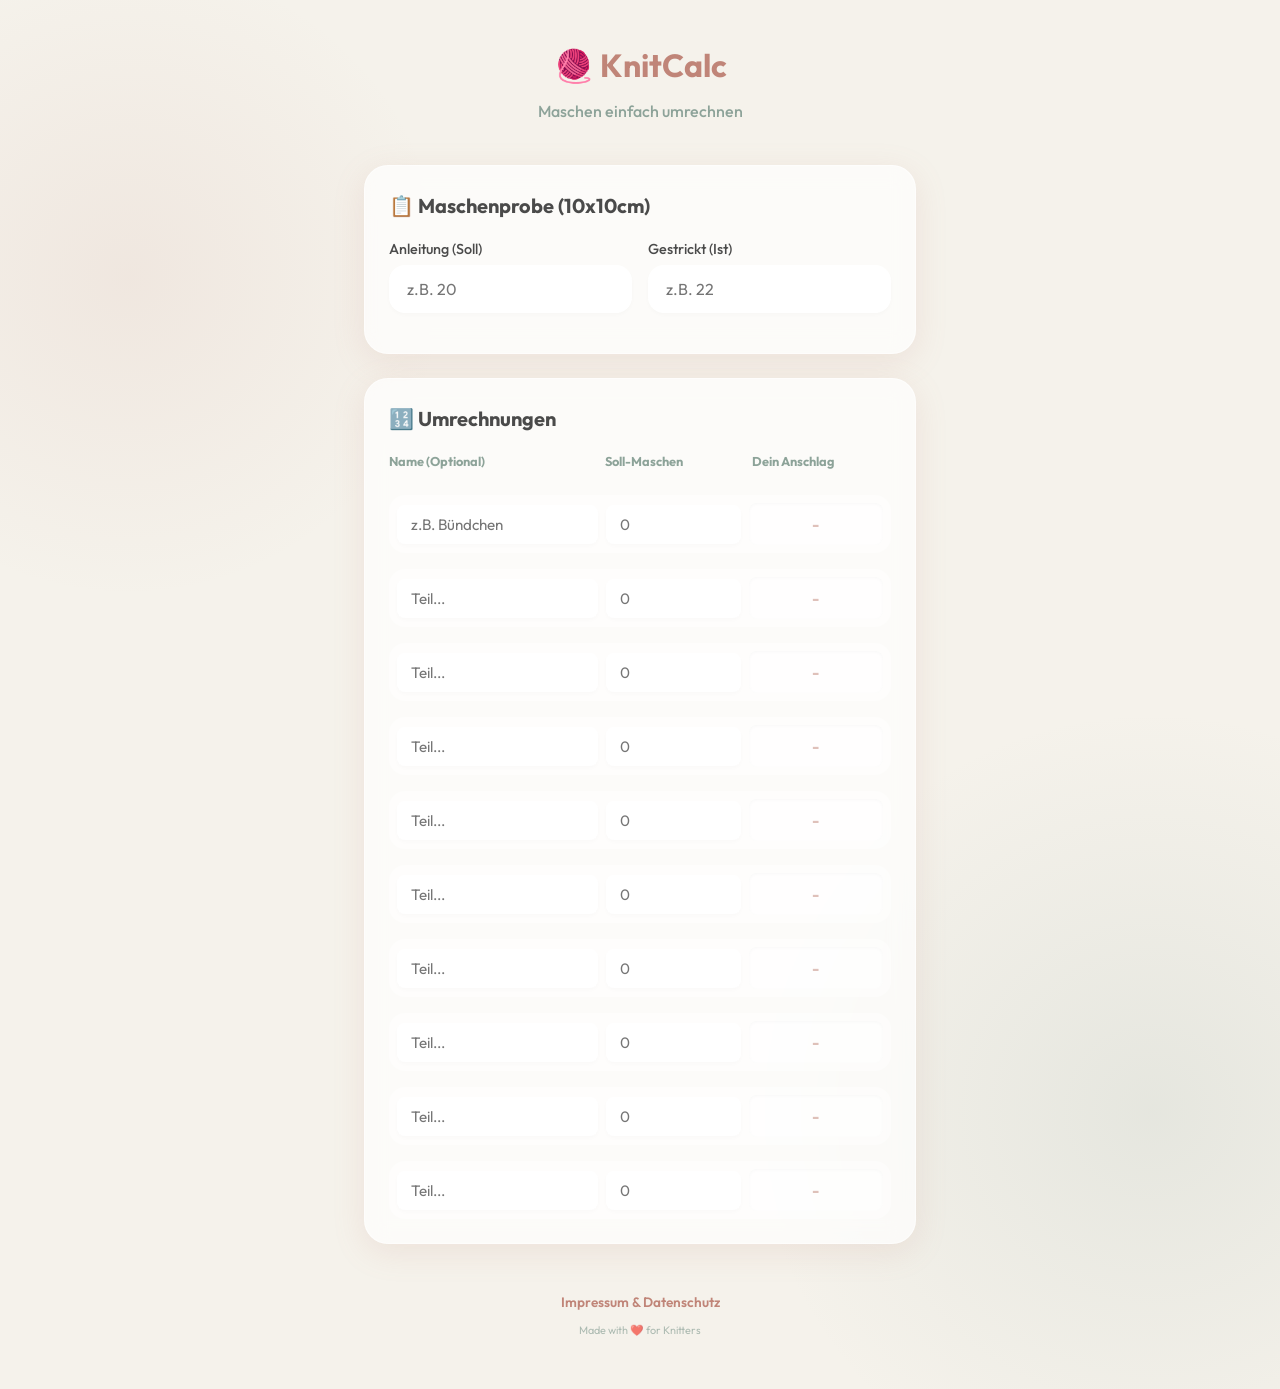
<file: index.html>
<!DOCTYPE html>
<html lang="de">

<head>
    <meta charset="UTF-8">
    <meta name="viewport" content="width=device-width, initial-scale=1.0">
    <title>KnitCalc - Maschenrechner</title>
    <meta name="description" content="Einfacher Maschenproben-Umrechner für Strickerinnen und Stricker.">
    <link rel="preconnect" href="https://fonts.googleapis.com">
    <link rel="preconnect" href="https://fonts.gstatic.com" crossorigin>
    <link href="https://fonts.googleapis.com/css2?family=Outfit:wght@400;500;700&display=swap" rel="stylesheet">
    <link rel="stylesheet" href="styles.css">
    <link rel="icon" href="https://fav.farm/🧶">
    <link rel="apple-touch-icon" href="apple-touch-icon.png">
</head>

<body>
    <div class="container">
        <header>
            <h1>🧶 KnitCalc</h1>
            <p class="subtitle">Maschen einfach umrechnen</p>
        </header>

        <main>
            <!-- Gauge Settings -->
            <section class="card">
                <h2>📋 Maschenprobe (10x10cm)</h2>
                <div class="gauge-grid">
                    <div class="input-group">
                        <label for="soll">Anleitung (Soll)</label>
                        <input type="number" id="soll" placeholder="z.B. 20" min="1" step="1">
                    </div>
                    <div class="input-group">
                        <label for="ist">Gestrickt (Ist)</label>
                        <input type="number" id="ist" placeholder="z.B. 22" min="1" step="1">
                    </div>
                </div>
            </section>

            <!-- Conversion Calculator -->
            <section class="card">
                <h2>🔢 Umrechnungen</h2>
                <div class="conversion-list" id="conversionList">
                    <!-- Javascript will generate rows here, but we will hardcode the structure for robustness/SEO access if JS fails (though this is an app)
                         Actually, let's hardcode the inputs for simplicity and instant loading -->

                    <div class="conversion-row-header"
                        style="display: grid; grid-template-columns: 1.5fr 1fr 1fr; gap: 8px; margin-bottom: 8px; font-size: 0.8rem; font-weight: bold; color: var(--color-secondary);">
                        <span>Name (Optional)</span>
                        <span>Soll-Maschen</span>
                        <span>Dein Anschlag</span>
                    </div>

                    <!-- 10 Rows -->
                    <!-- Row 1 -->
                    <div class="conversion-row">
                        <input type="text" placeholder="z.B. Bündchen" class="label-input">
                        <input type="number" placeholder="0" class="source-input" min="0">
                        <div class="result-display">-</div>
                    </div>
                    <!-- Row 2 -->
                    <div class="conversion-row">
                        <input type="text" placeholder="Teil..." class="label-input">
                        <input type="number" placeholder="0" class="source-input" min="0" step="1">
                        <div class="result-display">-</div>
                    </div>
                    <!-- Row 3 -->
                    <div class="conversion-row">
                        <input type="text" placeholder="Teil..." class="label-input">
                        <input type="number" placeholder="0" class="source-input" min="0" step="1">
                        <div class="result-display">-</div>
                    </div>
                    <!-- Row 4 -->
                    <div class="conversion-row">
                        <input type="text" placeholder="Teil..." class="label-input">
                        <input type="number" placeholder="0" class="source-input" min="0" step="1">
                        <div class="result-display">-</div>
                    </div>
                    <!-- Row 5 -->
                    <div class="conversion-row">
                        <input type="text" placeholder="Teil..." class="label-input">
                        <input type="number" placeholder="0" class="source-input" min="0" step="1">
                        <div class="result-display">-</div>
                    </div>
                    <!-- Row 6 -->
                    <div class="conversion-row">
                        <input type="text" placeholder="Teil..." class="label-input">
                        <input type="number" placeholder="0" class="source-input" min="0" step="1">
                        <div class="result-display">-</div>
                    </div>
                    <!-- Row 7 -->
                    <div class="conversion-row">
                        <input type="text" placeholder="Teil..." class="label-input">
                        <input type="number" placeholder="0" class="source-input" min="0" step="1">
                        <div class="result-display">-</div>
                    </div>
                    <!-- Row 8 -->
                    <div class="conversion-row">
                        <input type="text" placeholder="Teil..." class="label-input">
                        <input type="number" placeholder="0" class="source-input" min="0" step="1">
                        <div class="result-display">-</div>
                    </div>
                    <!-- Row 9 -->
                    <div class="conversion-row">
                        <input type="text" placeholder="Teil..." class="label-input">
                        <input type="number" placeholder="0" class="source-input" min="0" step="1">
                        <div class="result-display">-</div>
                    </div>
                    <!-- Row 10 -->
                    <div class="conversion-row">
                        <input type="text" placeholder="Teil..." class="label-input">
                        <input type="number" placeholder="0" class="source-input" min="0" step="1">
                        <div class="result-display">-</div>
                    </div>
                </div>
            </section>
        </main>

        <footer>
            <a href="impressum.html">Impressum & Datenschutz</a>
            <br>
            <span style="opacity: 0.7; font-size: 0.8em; margin-top: 8px; display: inline-block;">Made with ❤️ for
                Knitters</span>
        </footer>
    </div>
    <script src="app.js"></script>
</body>

</html>
</file>
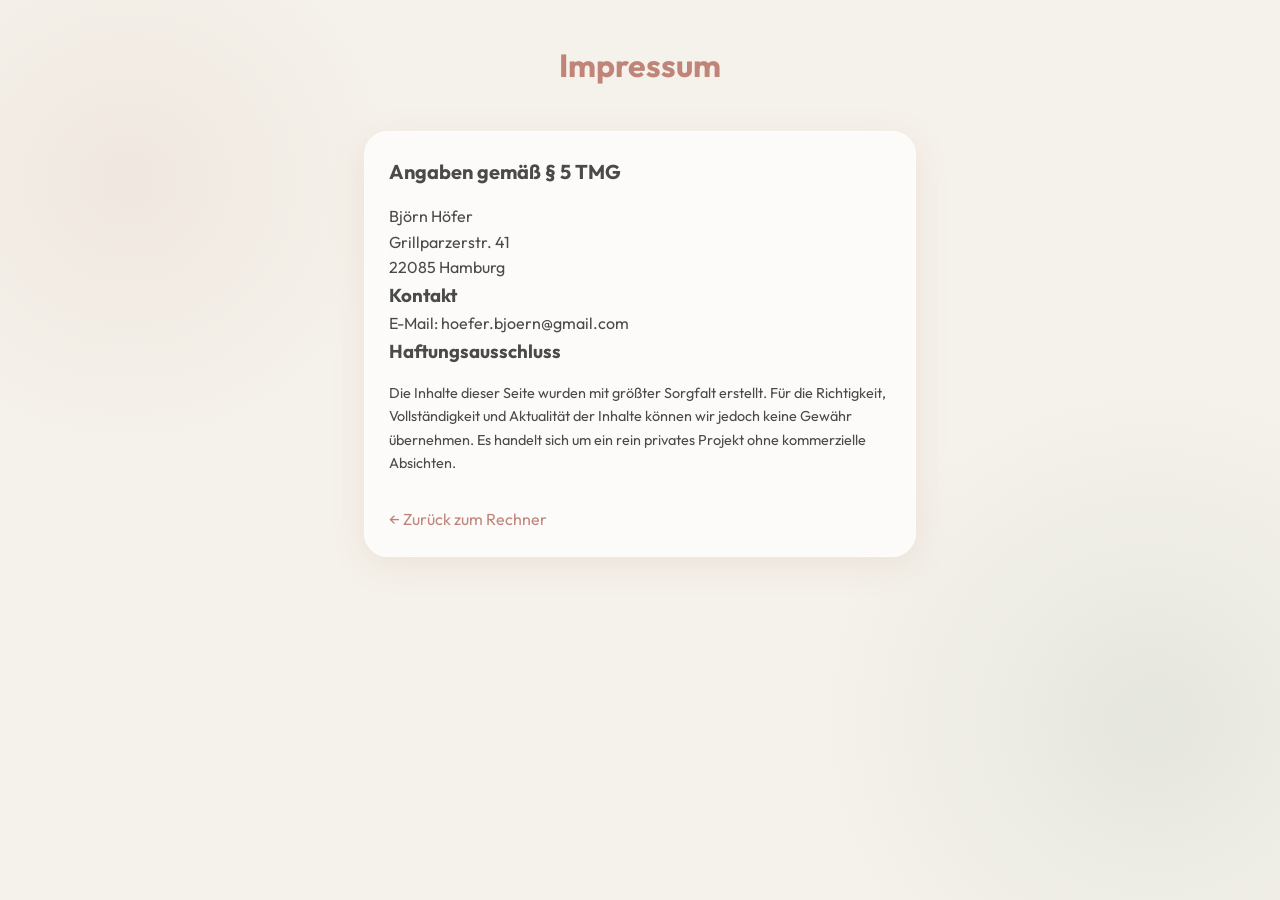
<file: impressum.html>
<!DOCTYPE html>
<html lang="de">

<head>
    <meta charset="UTF-8">
    <meta name="viewport" content="width=device-width, initial-scale=1.0">
    <title>Impressum - KnitCalc</title>
    <link href="https://fonts.googleapis.com/css2?family=Outfit:wght@400;700&display=swap" rel="stylesheet">
    <link rel="stylesheet" href="styles.css">
</head>

<body>
    <div class="container">
        <header>
            <h1>Impressum</h1>
        </header>

        <main class="card">
            <h2>Angaben gemäß § 5 TMG</h2>
            <p>
                Björn Höfer<br>
                Grillparzerstr. 41<br>
                22085 Hamburg
            </p>

            <h3>Kontakt</h3>
            <p>
                E-Mail: hoefer.bjoern@gmail.com<br>
            </p>

            <h3>Haftungsausschluss</h3>
            <p style="font-size: 0.9em; margin-top: 1rem;">
                Die Inhalte dieser Seite wurden mit größter Sorgfalt erstellt.
                Für die Richtigkeit, Vollständigkeit und Aktualität der Inhalte können wir jedoch keine Gewähr
                übernehmen.
                Es handelt sich um ein rein privates Projekt ohne kommerzielle Absichten.
            </p>

            <div style="margin-top: 2rem;">
                <a href="index.html" class="button" style="color: var(--color-primary); text-decoration: none;">← Zurück
                    zum Rechner</a>
            </div>
        </main>
    </div>
</body>

</html>
</file>
<file: styles.css>
:root {
    /* Color Palette - Warm & Cozy */
    --color-bg: #f5f2eb;
    /* Warm wool white */
    --color-text: #4a4a4a;
    /* Soft charcoal */
    --color-primary: #c08578;
    /* Terracotta/Rose */
    --color-primary-dark: #a66e62;
    --color-secondary: #8da399;
    /* Sage green */
    --color-accent: #d4b483;
    /* Warm gold/beige */
    --color-white: #ffffff;
    --glass-bg: rgba(255, 255, 255, 0.7);
    --glass-border: rgba(255, 255, 255, 0.5);
    --shadow-soft: 0 8px 32px rgba(192, 133, 120, 0.15);

    /* Spacing & Radius */
    --radius-lg: 24px;
    --radius-md: 16px;
    --radius-sm: 8px;
    --spacing-xs: 0.5rem;
    --spacing-sm: 1rem;
    --spacing-md: 1.5rem;
    --spacing-lg: 2.5rem;
}

* {
    box-sizing: border-box;
    margin: 0;
    padding: 0;
    -webkit-tap-highlight-color: transparent;
}

body {
    font-family: 'Outfit', -apple-system, BlinkMacSystemFont, "Segoe UI", Roboto, sans-serif;
    background-color: var(--color-bg);
    background-image:
        radial-gradient(circle at 10% 20%, rgba(192, 133, 120, 0.1) 0%, transparent 20%),
        radial-gradient(circle at 90% 80%, rgba(141, 163, 153, 0.15) 0%, transparent 25%);
    color: var(--color-text);
    line-height: 1.6;
    min-height: 100vh;
    display: flex;
    flex-direction: column;
}

.container {
    max-width: 600px;
    margin: 0 auto;
    padding: var(--spacing-md);
    width: 100%;
    flex: 1;
}

/* Header */
header {
    text-align: center;
    margin-bottom: var(--spacing-lg);
    padding-top: var(--spacing-sm);
}

h1 {
    font-weight: 700;
    font-size: 2rem;
    color: var(--color-primary);
    margin-bottom: 0.5rem;
}

.subtitle {
    color: var(--color-secondary);
    font-weight: 500;
}

/* Glass Cards */
.card {
    background: var(--glass-bg);
    backdrop-filter: blur(12px);
    -webkit-backdrop-filter: blur(12px);
    border: 1px solid var(--glass-border);
    border-radius: var(--radius-lg);
    padding: var(--spacing-md);
    margin-bottom: var(--spacing-md);
    box-shadow: var(--shadow-soft);
    transition: transform 0.3s ease;
}

.card:hover {
    /* Desktop hover effect */
    transform: translateY(-2px);
}

h2 {
    font-size: 1.25rem;
    color: var(--color-text);
    margin-bottom: var(--spacing-sm);
    display: flex;
    align-items: center;
    gap: 0.5rem;
}

/* Form Elements */
.input-group {
    margin-bottom: var(--spacing-sm);
}

label {
    display: block;
    font-size: 0.9rem;
    font-weight: 500;
    margin-bottom: 0.25rem;
    color: var(--color-text);
}

input[type="number"],
input[type="text"] {
    width: 100%;
    padding: 12px 16px;
    border: 2px solid transparent;
    background: var(--color-white);
    border-radius: var(--radius-md);
    font-size: 1rem;
    font-family: inherit;
    color: var(--color-text);
    transition: all 0.2s ease;
    box-shadow: 0 2px 4px rgba(0, 0, 0, 0.02);
}

input[type="number"]:focus,
input[type="text"]:focus {
    outline: none;
    border-color: var(--color-primary);
    box-shadow: 0 0 0 4px rgba(192, 133, 120, 0.1);
}

/* Gauge Settings Grid */
.gauge-grid {
    display: grid;
    grid-template-columns: 1fr 1fr;
    gap: var(--spacing-sm);
}

/* Conversion Rows */
.conversion-list {
    display: flex;
    flex-direction: column;
    gap: var(--spacing-sm);
}

.conversion-row {
    display: grid;
    grid-template-columns: 1.5fr 1fr 1fr;
    gap: var(--spacing-xs);
    align-items: center;
    background: rgba(255, 255, 255, 0.4);
    padding: var(--spacing-xs);
    border-radius: var(--radius-md);
}

.conversion-row input {
    padding: 8px 12px;
    font-size: 0.95rem;
    border-radius: var(--radius-sm);
}

.result-display {
    background: var(--color-white);
    padding: 8px 12px;
    border-radius: var(--radius-sm);
    text-align: center;
    font-weight: 700;
    color: var(--color-primary);
    min-height: 42px;
    display: flex;
    align-items: center;
    justify-content: center;
    box-shadow: inset 0 1px 3px rgba(0, 0, 0, 0.05);
}

/* Footer & Impressum */
footer {
    text-align: center;
    padding: var(--spacing-md);
    font-size: 0.85rem;
    color: var(--color-secondary);
}

footer a {
    color: var(--color-primary);
    text-decoration: none;
    font-weight: 600;
}

/* Utilities */
.hidden {
    display: none;
}

/* Mobile Optimization */
@media (max-width: 480px) {
    .container {
        padding: var(--spacing-md);
        /* Increased from sm to md for more side spacing */
    }

    h1 {
        font-size: 1.75rem;
    }

    .conversion-row {
        grid-template-columns: 1fr 0.8fr 0.8fr;
        gap: 6px;
    }

    input[type="number"],
    input[type="text"] {
        padding: 10px;
    }
}
</file>
